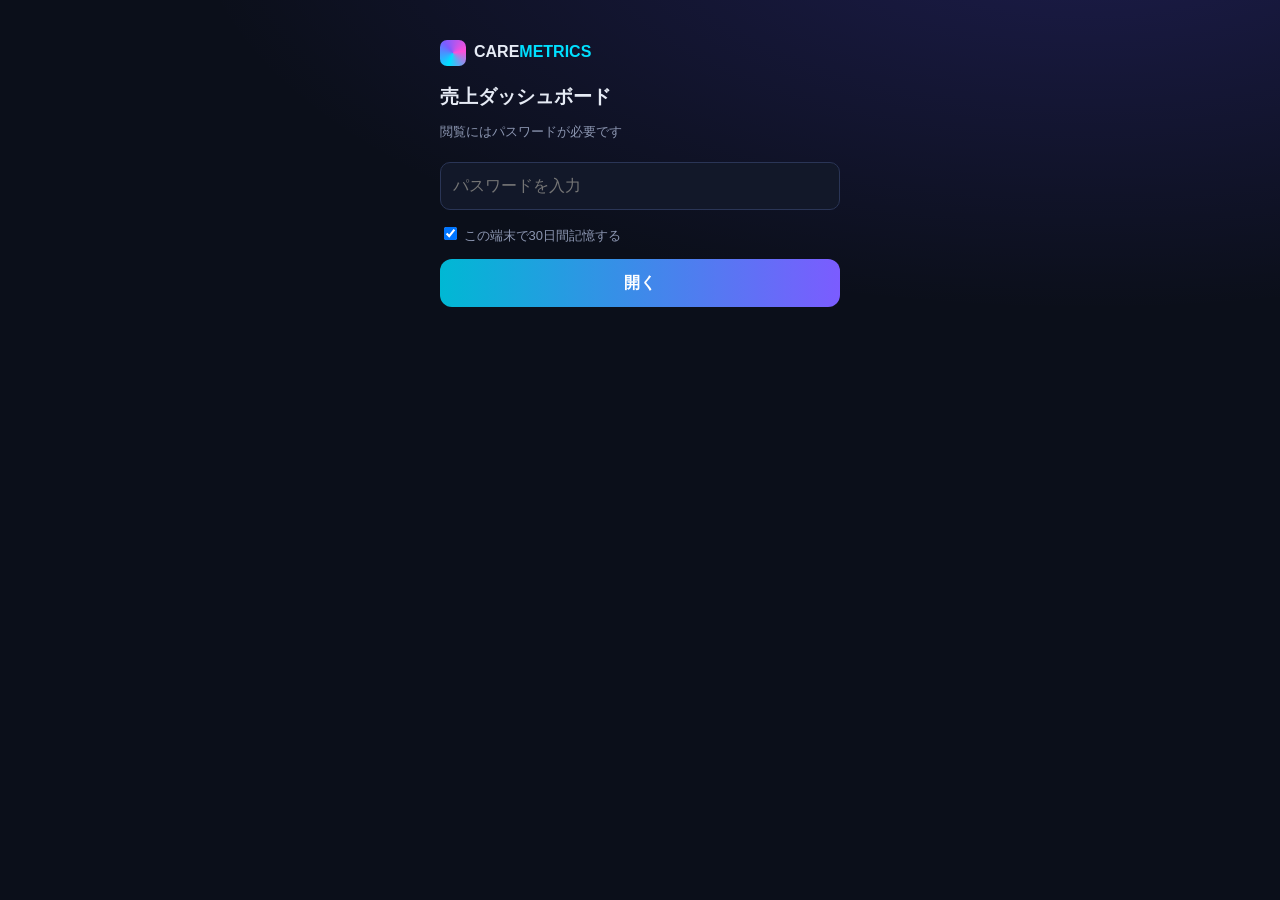
<file: index.html>
<!DOCTYPE html><html lang="ja"><head><meta charset="utf-8"><meta name="viewport" content="width=device-width,initial-scale=1"><meta name="robots" content="noindex,nofollow"><title>売上ダッシュボード</title>
<link rel="stylesheet" href="app/style.css"></head><body><div id="root"><div class="lg s">読み込み中…</div></div>
<script src="app/crypto.js"></script><script src="app/common.js"></script><script src="app/merge.js"></script><script src="app/templates.js"></script>
<script>
(async()=>{
const C=SalesCommon, root=document.getElementById('root'); const cfg=await C.loadConfig();
async function show(sess){
  root.innerHTML='<div class="lg s">データを復号しています…</div>';
  const man=await C.fetchJSON('data/manifest.json'); const ms=Object.keys(man.months).sort();
  const recs=await Promise.all(ms.map(async m=>SalesCrypto.decryptJSON(sess.key,await C.fetchJSON('data/m/'+m+'.enc.json?v='+encodeURIComponent(man.months[m].updated||'')))));
  const fys=SalesMerge.fiscalYears(recs); const q=new URLSearchParams(location.search);
  let fy=+(q.get('fy')||fys[0]); if(!fys.includes(fy)) fy=fys[0];
  const view=q.get('view')||(innerWidth>=900?'pc':'sp');
  const D=SalesMerge.buildFY(recs,fy,sess.names.table,true,sess.names.pinned);
  const tag='R'+(fy-2018);
  const opts=fys.map(f=>`<option value="${f}"${f===fy?' selected':''}>令和${f-2018}年度${f===fys[0]?'（最新）':''}</option>`).join('');
  const bar=`<div id="fybar" style="display:flex;gap:6px;align-items:center;flex-wrap:wrap;width:100%">
   <select id="selFY" style="flex:1;min-width:150px;min-height:44px;background:#121829;color:#e6ebf5;border:1px solid #2a3556;border-radius:10px;padding:6px 10px;font:inherit;font-size:16px">${opts}</select>
   <a href="?fy=${fy}&view=${view==='pc'?'sp':'pc'}" style="color:#8b95b0;font-size:12px;text-decoration:none;border:1px solid #2a3556;border-radius:8px;padding:10px 8px">${view==='pc'?'スマホ表示':'PC表示'}</a>
   <a href="upload.html" style="color:#8b95b0;font-size:12px;text-decoration:none;border:1px solid #2a3556;border-radius:8px;padding:10px 8px">アップロード</a>
   <a href="#" id="lo" style="color:#8b95b0;font-size:12px;text-decoration:none;border:1px solid #2a3556;border-radius:8px;padding:10px 8px">ログアウト</a></div>`;
  const chart=await (await fetch('app/chart.umd.min.js')).text();
  let html=TPL[view].split('/*TAG*/').join(tag).replace('/*CHARTJS*/',()=>chart).replace('/*DATA*/',()=>JSON.stringify(D).replace(/</g,'\\u003c')).replace('<!--FYBAR-->',()=>bar);
  html=html.replace('</body>',()=>`<script>document.getElementById('selFY').onchange=e=>{location.search='?fy='+e.target.value+'&view=${view}'};document.getElementById('lo').onclick=e=>{e.preventDefault();sessionStorage.removeItem('sd_key');localStorage.removeItem('sd_key');location.href=location.pathname};<\/script></body>`);
  document.open(); document.write(html); document.close();
}
try{ const s=await C.resume(); if(s) return await show(s); }catch(e){ console.error(e); }
C.loginForm(root,cfg,s=>show(s).catch(e=>{root.innerHTML='<div class="lg err">表示エラー: '+e.message+'</div>'}),'売上ダッシュボード');
})();
</script></body></html>
</file>
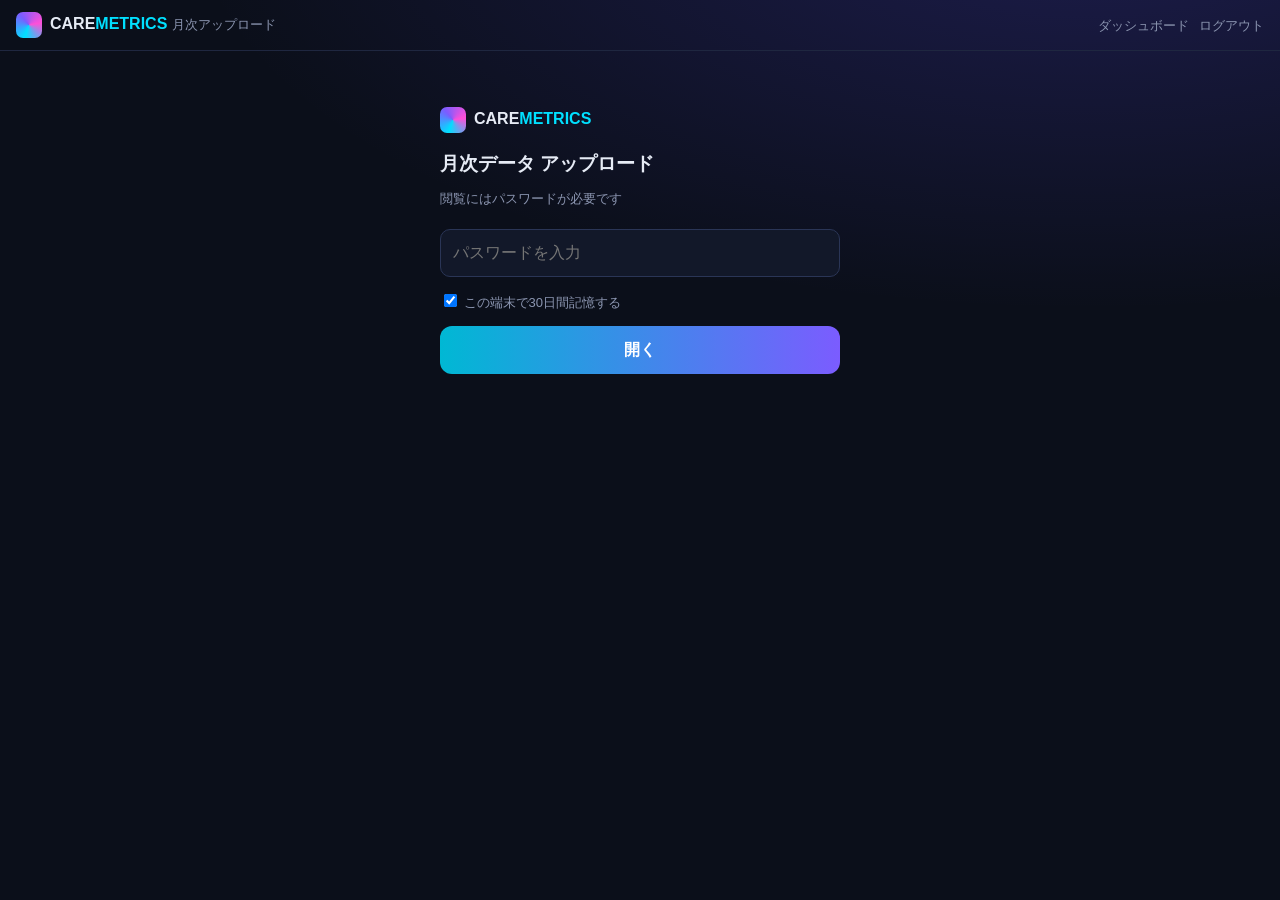
<file: upload.html>
<!DOCTYPE html><html lang="ja"><head><meta charset="utf-8"><meta name="viewport" content="width=device-width,initial-scale=1"><meta name="robots" content="noindex,nofollow"><title>月次データ アップロード</title>
<link rel="stylesheet" href="app/style.css">
<style>main{max-width:760px;margin:0 auto;padding:16px}header{display:flex;align-items:center;justify-content:space-between;padding:12px 16px;border-bottom:1px solid #1f2740}
header a{color:#8b95b0;font-size:13px;text-decoration:none;margin-left:10px}.drop{border:2px dashed #2a3556;border-radius:14px;padding:22px;text-align:center;color:#8b95b0}
.fl{font-size:13px;margin-top:10px;line-height:1.8}.step{color:#00e0ff;font-weight:700;margin-right:6px}#log{font-size:12px;color:#8b95b0;white-space:pre-wrap}
.row{display:flex;gap:8px;flex-wrap:wrap;align-items:center}.row>*{flex:1}</style></head><body>
<header><div><span class="hex"></span><b>CARE<span style="color:#00e0ff">METRICS</span></b> <span class="s">月次アップロード</span></div><div><a href="./">ダッシュボード</a><a href="#" id="lo">ログアウト</a></div></header>
<main id="root"><div class="s">読み込み中…</div></main>
<script src="app/crypto.js"></script><script src="app/common.js"></script><script src="app/xlsx.full.min.js"></script>
<script src="app/parsers.js"></script><script src="app/engine.js"></script><script src="app/mask.js"></script><script src="app/merge.js"></script>
<script>
(async()=>{
const C=SalesCommon, root=document.getElementById('root'); const cfg=await C.loadConfig();
document.getElementById('lo').onclick=e=>{e.preventDefault();C.logout();localStorage.removeItem('gh_pat');location.reload()};
const man=v=>(v/10000).toLocaleString('ja-JP',{maximumFractionDigits:1}), yen=v=>Math.round(v).toLocaleString('ja-JP');
const esc=s=>String(s).replace(/[&<>"]/g,c=>({'&':'&amp;','<':'&lt;','>':'&gt;','"':'&quot;'}[c]));
let sess=null;
// ---------- GitHub API ----------
const GH='https://api.github.com/repos/'+cfg.repo;
async function gh(p,opt={},raw){ const r=await fetch(p.startsWith('http')?p:GH+p,Object.assign({},opt,{cache:'no-store',headers:Object.assign({'Authorization':'Bearer '+localStorage.getItem('gh_pat'),'Accept':raw?'application/vnd.github.raw+json':'application/vnd.github+json','X-GitHub-Api-Version':'2022-11-28'},opt.body?{'Content-Type':'application/json'}:{})}));
  if(!r.ok){ const t=await r.text(); const e=new Error('GitHub '+r.status+': '+t.slice(0,200)); e.status=r.status; throw e; } return raw?r.text():r.json(); }
async function ghFile(path,ref){ try{ return JSON.parse(await gh('/contents/'+path+'?ref='+ref,{},true)); }catch(e){ if(e.status===404) return null; throw e; } }
async function commitFiles(parent,files,msg){
  const pc=await gh('/git/commits/'+parent);
  const tree=[]; for(const [path,content] of Object.entries(files)){ const b=await gh('/git/blobs',{method:'POST',body:JSON.stringify({content,encoding:'utf-8'})}); tree.push({path,mode:'100644',type:'blob',sha:b.sha}); }
  const t=await gh('/git/trees',{method:'POST',body:JSON.stringify({base_tree:pc.tree.sha,tree})});
  const c=await gh('/git/commits',{method:'POST',body:JSON.stringify({message:msg,tree:t.sha,parents:[parent]})});
  await gh('/git/refs/heads/'+cfg.branch,{method:'PATCH',body:JSON.stringify({sha:c.sha,force:false})});
  return c.sha;
}
// ---------- 画面 ----------
function patForm(msg){
  root.innerHTML=`<div class="card"><h2>初回設定：GitHub アクセストークン</h2><p class="muted">管理者ごとに作成した「Fine-grained personal access token」（このリポジトリのみ・Contents: Read and write）を貼り付けてください。トークンはこの端末のブラウザ内（localStorage）にだけ保存されます。</p>
  <input id="pat" type="password" placeholder="github_pat_..." autocomplete="off"><div class="row"><button id="ps">保存して確認</button></div><div id="pe" class="err">${msg||''}</div></div>`;
  document.getElementById('ps').onclick=async()=>{ const v=document.getElementById('pat').value.trim(); if(!v) return; localStorage.setItem('gh_pat',v);
    try{ const r=await gh(''); if(!r.permissions||!r.permissions.push) throw new Error('書き込み権限がありません'); main(); }catch(e){ localStorage.removeItem('gh_pat'); document.getElementById('pe').textContent='確認できませんでした: '+e.message; } };
}
let FILES=[], WBS=[];
function main(){
  if(!localStorage.getItem('gh_pat')) return patForm();
  root.innerHTML=`<div class="card"><h2><span class="step">1</span>Excelファイルを選択（1か月分）</h2>
  <p class="muted">対象: ①請求/提出実績・②実施記録・③サービス提供明細・移動支援（①形式／③形式）。同じ月の分をまとめて選択してください（複数選択可）。</p>
  <label class="drop" id="drop">タップしてファイルを選択<br><small>またはここへドラッグ</small><input id="fi" type="file" multiple accept=".xlsx,.xls,.xlsm,application/vnd.openxmlformats-officedocument.spreadsheetml.sheet,application/vnd.ms-excel" style="display:none"></label>
  <div class="fl" id="fl"></div></div>
  <div class="card" id="mcard" style="display:none"><h2><span class="step">2</span>対象の提供月</h2><select id="ym"></select><div class="muted" id="ymn"></div><div class="row" style="margin-top:8px"><button id="agg">集計してプレビュー</button></div></div>
  <div id="pv"></div><div class="card"><div class="muted">トークン: 設定済み <a href="#" id="rpat" style="color:#8b95b0">変更する</a></div><div id="log"></div></div>`;
  document.getElementById('rpat').onclick=e=>{e.preventDefault();localStorage.removeItem('gh_pat');patForm()};
  const fi=document.getElementById('fi'), drop=document.getElementById('drop');
  drop.ondragover=e=>{e.preventDefault()}; drop.ondrop=e=>{e.preventDefault(); addFiles(e.dataTransfer.files)};
  fi.onchange=()=>addFiles(fi.files);
}
async function addFiles(list){
  for(const f of list){ if(FILES.some(x=>x.name===f.name&&x.size===f.size)) continue; FILES.push(f); }
  const fl=document.getElementById('fl'); fl.textContent='読み込み中…';
  WBS=[]; for(const f of FILES){ try{ WBS.push({name:f.name,wb:XLSX.read(await f.arrayBuffer())}); }catch(e){ WBS.push({name:f.name,wb:null,err:e.message}); } }
  const rows=WBS.map(w=>{ if(!w.wb) return `<div class="ng">✕ ${esc(w.name)}（読めません: ${esc(w.err)}）</div>`; const c=SalesEngine.classify(w.wb,XLSX,PARSER_CONFIG);
    return c?`<div class="ok">✓ ${esc(w.name)} → ${esc(c.type.label)}</div>`:`<div class="warn">？ ${esc(w.name)} → 形式不明（無視されます）</div>`; });
  fl.innerHTML=rows.join('')+`<div style="margin-top:6px"><button class="sub" id="clr" style="min-height:38px;line-height:38px;font-size:13px">選択をクリア</button></div>`;
  document.getElementById('clr').onclick=()=>{FILES=[];WBS=[];fl.innerHTML='';document.getElementById('mcard').style.display='none';document.getElementById('pv').innerHTML=''};
  const ok=WBS.filter(w=>w.wb); const det=SalesEngine.detectMonths(ok,PARSER_CONFIG,XLSX);
  const ms=Object.keys(det).filter(m=>det[m].C>0||det[m].B>0).sort();
  const best=ms.slice().sort((a,b)=>(det[b].C+det[b].B)-(det[a].C+det[a].B))[0];
  const sel=document.getElementById('ym'); sel.innerHTML=ms.slice().reverse().map(m=>`<option value="${m}"${m===best?' selected':''}>${m.replace('-','年')}月 提供分（③${det[m].C}行・②${det[m].B}行・①${det[m].A}行）</option>`).join('');
  document.getElementById('ymn').textContent=ms.length>1?'※ ファイルに複数の月が含まれています。選んだ月の分だけを集計し、他の月は無視します。':'';
  document.getElementById('mcard').style.display=ms.length?'block':'none';
  document.getElementById('agg').onclick=()=>preview(sel.value);
}
let PEND=null;
async function preview(ym){
  const pv=document.getElementById('pv'); pv.innerHTML='<div class="card muted">集計中…（GitHubから最新の状態を取得しています）</div>';
  try{
    const ref=await gh('/git/ref/heads/'+cfg.branch); const head=ref.object.sha;
    const state=await SalesCrypto.decryptJSON(sess.key,await ghFile('data/state.enc.json',head));
    const manifest=await ghFile('data/manifest.json',head)||{v:1,months:{}};
    const fy=SalesEngine.fyOf(ym); const same=Object.keys(manifest.months).filter(m=>m!==ym&&SalesEngine.fyOf(m)===fy);
    const others=[]; for(const m of same){ const e=await ghFile('data/m/'+m+'.enc.json',head); if(e) others.push(await SalesCrypto.decryptJSON(sess.key,e)); }
    const oldEnc=manifest.months[ym]?await ghFile('data/m/'+ym+'.enc.json',head):null; const old=oldEnc?await SalesCrypto.decryptJSON(sess.key,oldEnc):null;
    const n2c=same.map(m=>(state.n2c||{})[m]).filter(Boolean);
    const raw=SalesEngine.aggregateMonth(WBS.filter(w=>w.wb),ym,PARSER_CONFIG,XLSX,{ypuStats:others.filter(r=>!r.est).map(r=>({y:r.ystat,ido:r.ido})),n2cCounts:n2c});
    if(!raw.files.some(f=>f.type==='meisai'||f.type==='ido_meisai')) throw new Error('③サービス提供明細がありません');
    if(raw.sales<=0) throw new Error('この月の売上が0円です。ファイルと対象月を確認してください');
    const st2=JSON.parse(JSON.stringify(state)); const {rec,added}=SalesMask.maskRecord(raw,st2);
    const names={table:SalesMask.displayNames(st2),pinned:st2.pinned||{}};
    PEND={ym,head,rec,st2,names,manifest,old,raw};
    const L=PARSER_CONFIG.labs.filter(l=>rec.labs.includes(l)||(old&&old.labs.includes(l)));
    const cmp=(a,b)=>old?`<td>${b==null?'—':yen(b)}</td><td class="${Math.abs(a-(b||0))<0.5?'ok':'warn'}">${Math.abs(a-(b||0))<0.5?'同じ':(a-(b||0)>0?'+':'')+yen(a-(b||0))}</td>`:'';
    const vis=PARSER_CONFIG.labs.reduce((s,l)=>s+(rec.visit_s[l]||0),0), hrs=PARSER_CONFIG.labs.reduce((s,l)=>s+(rec.hour_s[l]||0),0);
    const ovis=old?PARSER_CONFIG.labs.reduce((s,l)=>s+(old.visit_s[l]||0),0):0, ohrs=old?PARSER_CONFIG.labs.reduce((s,l)=>s+(old.hour_s[l]||0),0):0;
    const warn=[]; if(rec.est) warn.push('この月は①請求データが無いため、③単位数×同年度の実績単価で<b>推計</b>しています。①が揃ったら同じ月を再アップロードしてください。');
    if(raw.unknown.length) warn.push('形式不明のため無視したファイル: '+raw.unknown.map(esc).join('、'));
    if(!raw.files.some(f=>f.type==='jisseki')) warn.push('②実施記録がありません（スタッフ別の売上・時間が出ません）');
    if(!raw.files.some(f=>f.type==='seikyu'||f.type==='ido_seikyu')) warn.push('①請求データがありません');
    if(old) warn.push(`${ym} は登録済みです（${esc(old.updated||'')}）。コミットすると<b>置き換え</b>ます。`);
    pv.innerHTML=`<div class="card"><h2><span class="step">3</span>プレビュー：${ym.replace('-','年')}月 提供分 ${rec.est?'<span class="warn">（推計）</span>':''}</h2>
     ${warn.map(w=>`<p class="warn" style="font-size:13px">⚠ ${w}</p>`).join('')}
     <table class="t"><tr><th>項目</th><th>今回(円)</th>${old?'<th>登録済み</th><th>差</th>':''}</tr>
     <tr><td><b>売上合計</b></td><td><b>${yen(rec.sales)}</b></td>${cmp(rec.sales,old&&old.sales)}</tr>
     ${L.map(l=>`<tr><td>${l}</td><td>${yen(rec.sales_s[l]||0)}</td>${cmp(rec.sales_s[l]||0,old?(old.sales_s[l]||0):null)}</tr>`).join('')}
     <tr><td>公費（市町村請求）</td><td>${yen(rec.kouhi)}</td>${cmp(rec.kouhi,old&&old.kouhi)}</tr><tr><td>利用者負担</td><td>${yen(rec.futan)}</td>${cmp(rec.futan,old&&old.futan)}</tr>
     <tr><td>実利用者数</td><td>${rec.users}人</td>${cmp(rec.users,old&&old.users)}</tr><tr><td>訪問件数</td><td>${vis}件</td>${cmp(vis,old?ovis:null)}</tr>
     <tr><td>提供時間</td><td>${hrs.toFixed(1)}h</td>${old?`<td>${ohrs.toFixed(1)}</td><td class="${Math.abs(hrs-ohrs)<0.05?'ok':'warn'}">${Math.abs(hrs-ohrs)<0.05?'同じ':(hrs-ohrs).toFixed(1)}</td>`:''}</tr>
     <tr><td>スタッフ数</td><td>${Object.keys(rec.staff).filter(n=>Object.values(rec.staff[n].h).some(v=>v>0)).length}人</td>${old?'<td></td><td></td>':''}</tr></table>
     <p class="muted">スタッフ割当：日付一致 ${(rec.alloc.exact/rec.alloc.total*100).toFixed(1)}%・時間比 ${(rec.alloc.fallback/rec.alloc.total*100).toFixed(1)}%・未割当 ${(rec.alloc.unalloc/rec.alloc.total*100).toFixed(1)}%　／　①重複組 ${rec.dup?rec.dup.groups:0}（最新提出月を採用）</p>
     <p class="muted">読み込んだファイル: ${raw.files.map(f=>esc(f.label)).join('、')}</p>
     ${added.length?`<p class="muted">新しく登録されるマスク名・ID: ${added.map(esc).join('、')}</p>`:''}
     <p class="muted">氏名はマスク済みのみ保存。事業所名・市町村コード・保護者名・受給者証番号は保存しません。データは暗号化してコミットされます。</p>
     <div class="row"><button id="cm">この内容でコミット（${old?'置き換え':'追加'}）</button><button class="sub" id="cn">やめる</button></div><div id="cr"></div></div>`;
    document.getElementById('cn').onclick=()=>{pv.innerHTML='';PEND=null};
    document.getElementById('cm').onclick=commit;
  }catch(e){ console.error(e); pv.innerHTML=`<div class="card err">エラー: ${esc(e.message)}</div>`; if(e.status===401) patForm('トークンが無効です。再設定してください。'); }
}
async function commit(){
  const b=document.getElementById('cm'), cr=document.getElementById('cr'); b.disabled=true; b.textContent='コミット中…';
  try{ const P=PEND; const m=JSON.parse(JSON.stringify(P.manifest)); m.months[P.ym]={updated:P.rec.updated,est:P.rec.est,source:'upload'};
    const files={['data/m/'+P.ym+'.enc.json']:JSON.stringify(await SalesCrypto.encryptJSON(sess.key,P.rec)),
      'data/state.enc.json':JSON.stringify(await SalesCrypto.encryptJSON(sess.key,P.st2)),
      'data/names.enc.json':JSON.stringify(await SalesCrypto.encryptJSON(sess.key,P.names)),
      'data/manifest.json':JSON.stringify(m,null,1)};
    const sha=await commitFiles(P.head,files,(P.old?'replace ':'add ')+P.ym);
    cr.innerHTML=`<p class="ok">✓ コミットしました（${sha.slice(0,7)}）。1〜2分ほどでダッシュボードに反映されます。</p><a class="btn" href="./?fy=${P.rec.fy}">ダッシュボードを開く</a>`;
    b.textContent='完了'; window.__lastCommit=sha; PEND=null;
  }catch(e){ console.error(e); b.disabled=false; b.textContent='コミット';
    cr.innerHTML=`<p class="err">失敗: ${esc(e.message)}${e.status===422||e.status===409?'<br>他の管理者が同時に更新した可能性があります。もう一度「集計してプレビュー」からやり直してください。':''}</p>`; }
}
try{ sess=await C.resume(); }catch(e){}
if(sess) main(); else C.loginForm(root,cfg,s=>{sess=s;main()},'月次データ アップロード');
})();
</script></body></html>
</file>
<file: app/style.css>
body{margin:0;font-family:"Hiragino Sans","Noto Sans CJK JP","Yu Gothic UI",Meiryo,sans-serif;background:#0b0f1a;color:#e6ebf5;background-image:radial-gradient(900px 400px at 85% -10%,rgba(91,76,255,.22),transparent);min-height:100vh}
.hex{width:26px;height:26px;border-radius:7px;background:conic-gradient(from 200deg,#00e0ff,#7b5cff,#ff4fd8,#00e0ff);display:inline-block;vertical-align:middle;margin-right:8px}
.lg{max-width:400px;margin:0 auto;padding:40px 18px}.lg h1{font-size:19px;margin:18px 0 4px}.s{color:#8b95b0;font-size:13px}
input[type=password],input[type=text],select{width:100%;box-sizing:border-box;min-height:48px;background:#121829;color:#e6ebf5;border:1px solid #2a3556;border-radius:10px;padding:8px 12px;font:inherit;font-size:16px;margin:8px 0}
button,.btn{display:inline-block;min-height:48px;padding:0 20px;border-radius:12px;border:0;background:linear-gradient(90deg,#00b8d4,#7b5cff);color:#fff;font:inherit;font-weight:700;font-size:16px;cursor:pointer;text-decoration:none;line-height:48px}
button:disabled{opacity:.5}button.sub{background:#1b2238;border:1px solid #2a3556}
.lg button{width:100%;margin-top:8px}.rm{display:block;color:#8b95b0;font-size:13px;margin:6px 0}.err{color:#ff6b8a;margin-top:10px;font-size:14px}
.card{background:linear-gradient(180deg,rgba(23,30,50,.95),rgba(16,21,36,.95));border:1px solid #1f2740;border-radius:14px;padding:16px;margin-bottom:14px}
.card h2{font-size:16px;margin:0 0 10px}.muted{color:#8b95b0;font-size:13px;line-height:1.7}
table.t{border-collapse:collapse;width:100%;font-size:13px}table.t th,table.t td{border-bottom:1px solid #1f2740;padding:7px 6px;text-align:right}table.t th:first-child,table.t td:first-child{text-align:left}
.ok{color:#3df5a7}.ng{color:#ff6b8a}.warn{color:#ffb547}
</file>
